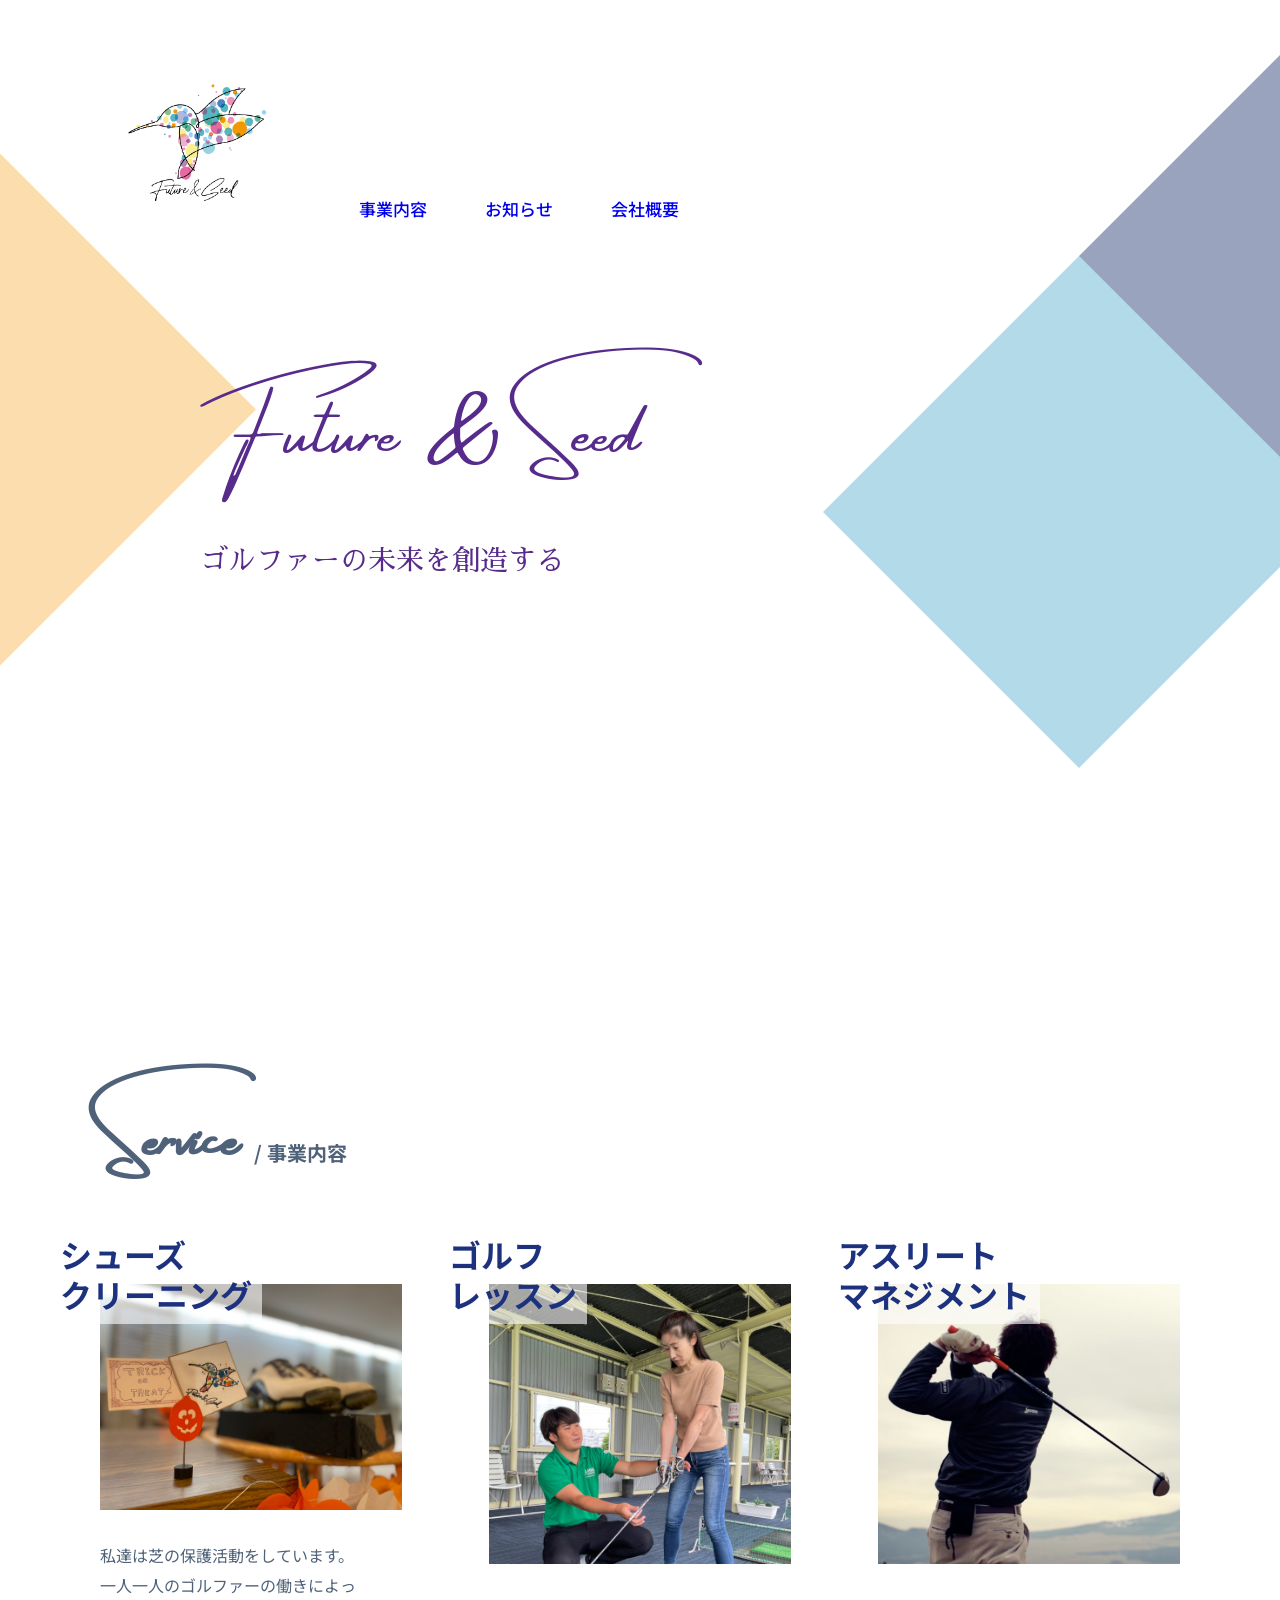
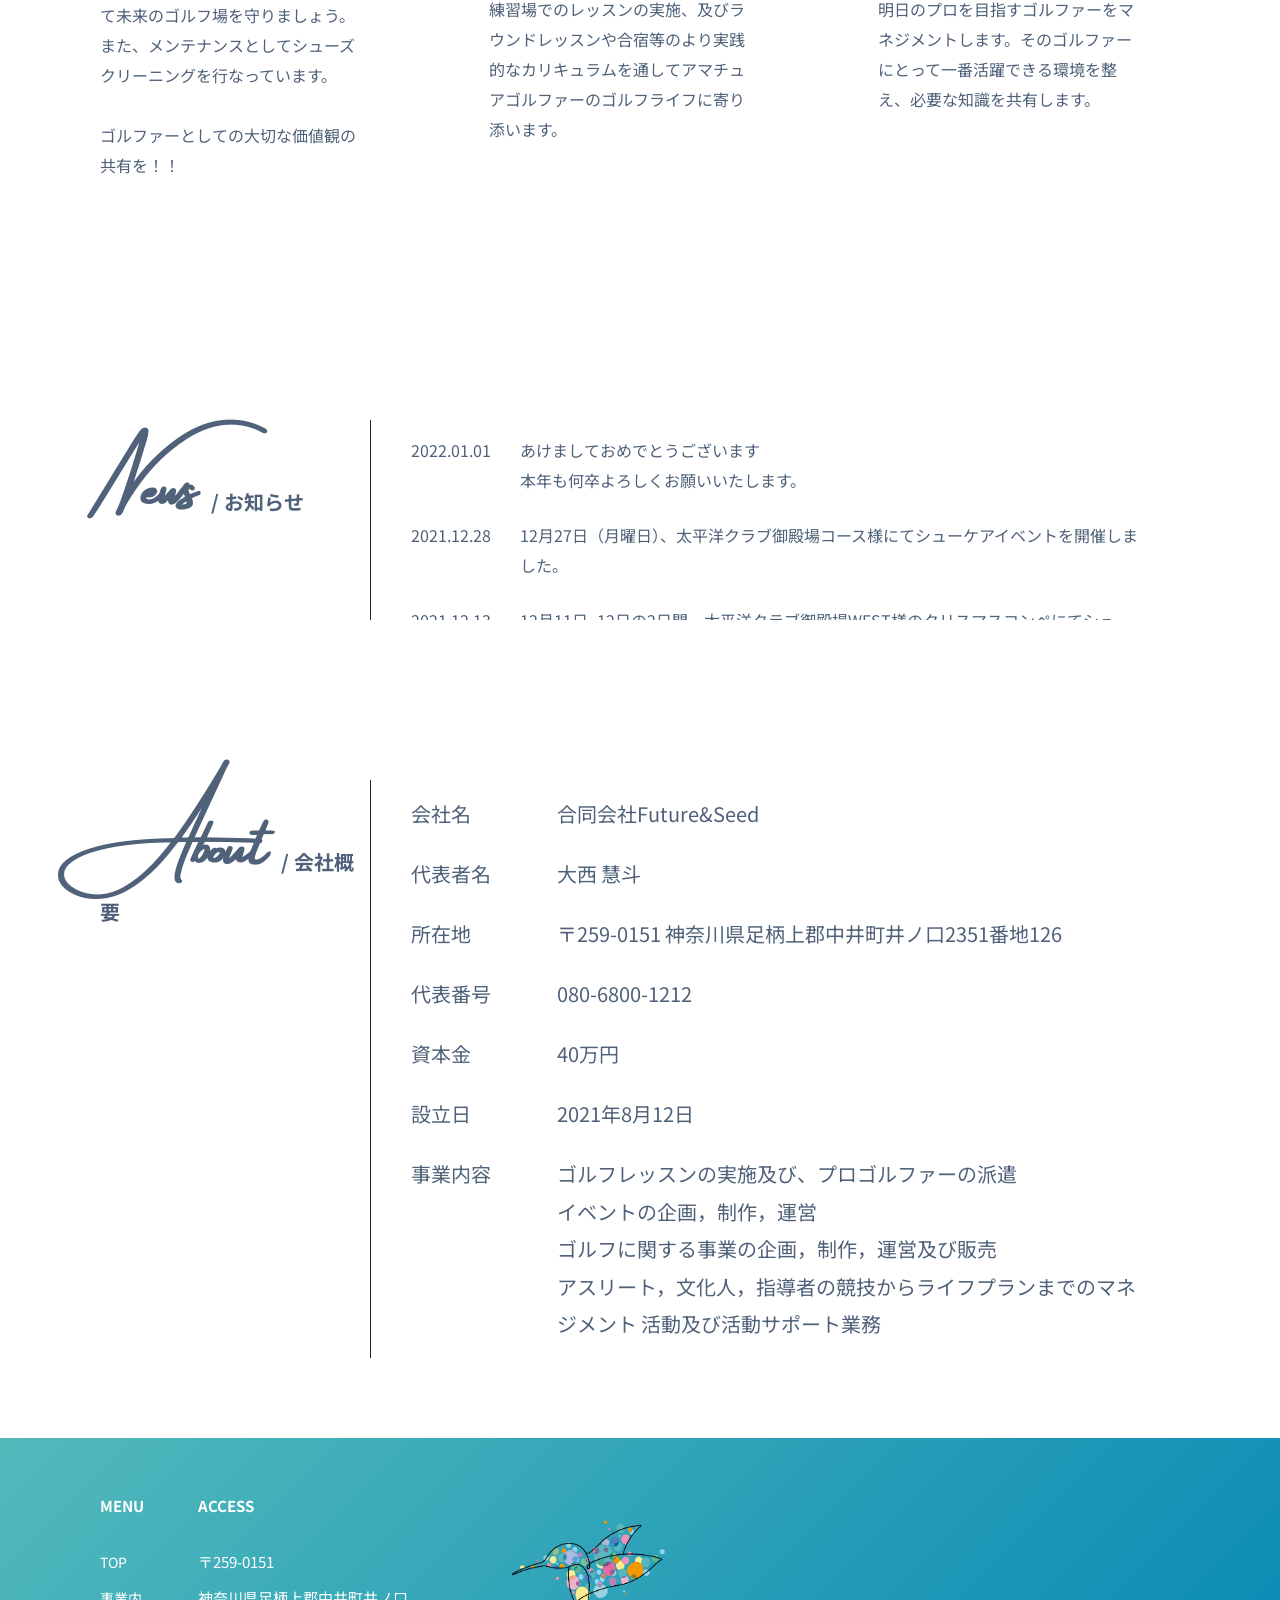
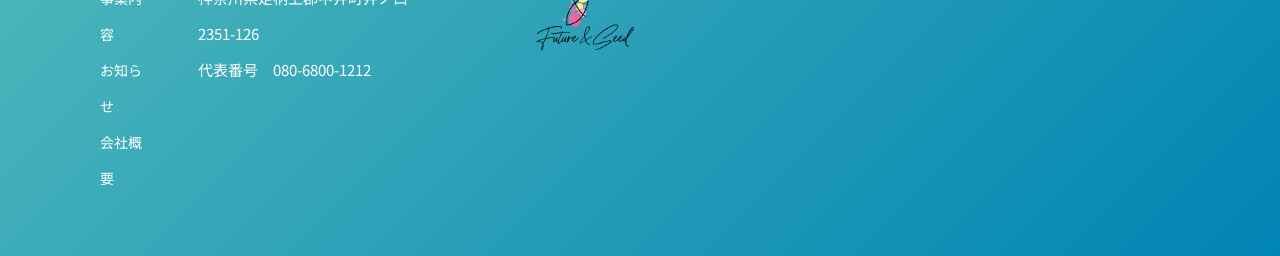
<file: index.html>
<!DOCTYPE html>
<html lang="ja">
<head> <!-- prefix="og: http://ogp.me/ns# fb: http://ogp.me/ns/fb# website: http://ogp.me/ns/website#" -->
  <meta charset="utf-8">
  <meta http-equiv="X-UA-Compatible" content="IE=edge">
  <meta name="format-detection" content="telephone=no">
  <meta name="viewport" content="width=device-width, initial-scale=1">
  <link rel="icon" type="image/png" href="fav.png">
  <link rel="apple-touch-icon" sizes="180x180" href="icon.png">
  <link rel="canonical" href="https://futureandseed.com">
  <title>Future&Seed | 未来のゴルファーのために</title>
  <link rel="stylesheet" href="css/reset.css">
  <link rel="stylesheet" href="css/reboot.css">
  <link rel="stylesheet" href="css/style.css?v=6">
  <link rel="stylesheet" href="css/animation.css">
  <link rel="preconnect" href="https://fonts.googleapis.com">
  <link rel="preconnect" href="https://fonts.gstatic.com" crossorigin>
  <link href="https://fonts.googleapis.com/css2?family=Noto+Sans+JP:wght@400;700&family=Sawarabi+Mincho&display=swap" rel="stylesheet">
  <meta name="description" content="">
  <!--<script src="https://ajax.googleapis.com/ajax/libs/jquery/3.5.1/jquery.min.js"></script>-->
</head>
<body>
  <div class="body_inner">

    <header class="header_main">
      <div class="container">
        <a href="#">
          <img class="header_logo" src="img/logo.png" alt="会社のメインロゴ">
        </a>
        <h2 class="header_copy">Future&Seed</h2>
        <nav class="header_nav">
          <ul id="header_nav">
            <li><a href="#service">事業内容</a></li>
            <li><a href="#news">お知らせ</a></li>
            <li><a href="#about">会社概要</a></li>
          </ul>
        </nav>
        <button type="button" class="nav_toggle" id="nav_btn">
          <span class="sr_only">Toggle Main Menu</span>
          <span></span>
        </button>
      </div>
    </header>

    <main class="main">
      <div class="hero" id="top">
        <div class="container hero_container">
          <h1 class="main_copy">Future & Seed</h1>
          <p class="main_comment">ゴルファーの未来を創造する</p>
        </div>
        <div class="hero_video js_hero_video">
          <video src="img/hero_compress.mp4" autoplay muted loop></video>
          <svg viewBox="0 0 6 3" preserveAspectRatio="none">
            <path d="M -1 0 h 1 l 3 3 v 1 H -1 Z" fill="#fff"></path>
            <path d="M 6 0 h 1 V 4 H 3 v -1 Z" fill="#fff"></path>
            <!-- colored overlays -->
            <path d="M 0 0 H 2 L 1 1 Z" fill="rgba(255,255,255,0.75)"></path>
            <path d="M 2 0 l 1 1 l -1 1 l -1 -1 Z" fill="rgba(255,255,255,0.3)"></path>
            <path d="M 3 1 l 1 -1 l 1 1 l -1 1 Z" fill="rgba(0,26,90,0.4)"></path>
            <path d="M 3 1 l 1 1 l -1 1 l -1 -1 Z" fill="rgba(1,132,180,0.3)"></path>
            <!-- white overlays -->
            <path d="M 2 0 l 1 1 l 1 -1 Z" class="hero__white hero__white--5"></path>
            <path d="M 6 0 H 4 l 1 1 Z" class="hero__white hero__white--5"></path>
            <path d="M 2 0 l 1 1 l -1.5 1.5 l -1 -1 Z" class="hero__white hero__white--4"></path>
            <path d="M 3 0 l 1.5 1.5 V 3 h -3 V 1.5 Z" class="hero__white hero__white--1"></path>
            <path d="M 3 0 h 2 v 1 l -1 1 l -1 -1 Z" class="hero__white hero__white--3"></path>
            <path d="M 0 0 H 2.5 V 0.5 L 1.5 1.5 H 0 Z" class="hero__white hero__white--2"></path>
          </svg>
          <!--
          <div class="hero_block1"></div>
          <div class="hero_block2"></div>
          <div class="hero_block3"></div>
          <div class="hero_block4"></div>
          <div class="hero_block5"></div>
          <div class="hero_stripe"></div>
        -->
        </div>
        <div class="hero_block5"></div>
      </div>

      <section class="section" id="service">
        <div class="container">
          <h2 class="section_title"><span class="amsterdam title_L">Service</span>/ 事業内容</h2>
          <div class="card_container">
            <div class="card">
              <div class="card_title">
                シューズ<br>クリーニング
              </div>
              <img src="img/service_shoes.jpg" alt="">
              <div class="card_body">
                私達は芝の保護活動をしています。一人一人のゴルファーの働きによって未来のゴルフ場を守りましょう。また、メンテナンスとしてシューズクリーニングを行なっています。<br>
                <br>
                ゴルファーとしての大切な価値観の共有を！！
              </div>
            </div>
            <div class="card">
              <div class="card_title">
                ゴルフ<br>レッスン
              </div>
              <img src="img/service2.png" alt="">
              <div class="card_body">
                練習場でのレッスンの実施、及びラウンドレッスンや合宿等のより実践的なカリキュラムを通してアマチュアゴルファーのゴルフライフに寄り添います。
              </div>
            </div>
            <div class="card">
              <div class="card_title">
                アスリート<br>マネジメント
              </div>
              <img src="img/service1.png" alt="">
              <div class="card_body">
                明日のプロを目指すゴルファーをマネジメントします。そのゴルファーにとって一番活躍できる環境を整え、必要な知識を共有します。
              </div>
            </div>
          </div>
        </div>
        <!--
        <div class="container">
          <div class="service_container">
            <h3 class="service_title">アスリートマネジメント</h3>
            <div class="service_body">
              <div class="service_block">

              </div>
              <div class="service_block">

              </div>
            </div>
          </div>
        </div>
      -->
      </section>

      <section class="section" id="news">
        <div class="container">
          <div class="news_container">
            <div class="news_title">
              <h2 class="section_title"><span class="amsterdam title_L">News</span>/ お知らせ</h2>
            </div>
            <div class="news_body">
              <div class="news_card">
                <div class="news_date">
                  2022.01.01
                </div>
                <div class="news_content">
                  <p>
                    あけましておめでとうございます<br>
                    本年も何卒よろしくお願いいたします。
                  </p>
                </div>
              </div>
              <div class="news_card">
                <div class="news_date">
                  2021.12.28
                </div>
                <div class="news_content">
                  <p>
                    12月27日（月曜日）、太平洋クラブ御殿場コース様にてシューケアイベントを開催しました。
                  </p>
                </div>
              </div>
              <div class="news_card">
                <div class="news_date">
                  2021.12.13
                </div>
                <div class="news_content">
                  <p>
                    12月11日~12日の2日間、太平洋クラブ御殿場WEST様のクリスマスコンペにてシューケアイベントを開催しました。
                  </p>
                </div>
              </div>
              <div class="news_card">
                <div class="news_date">
                  2021.11.15
                </div>
                <div class="news_content">
                  <p>
                    11月11日~14日の4日間、太平洋クラブ相模コース様にてシューケアイベントを開催しました。
                  </p>
                </div>
              </div>
              <div class="news_card">
                <div class="news_date">
                  2021.10.25
                </div>
                <div class="news_content">
                  <p>
                    10月24日（日曜日）、太平洋クラブ御殿場WEST様にてシューケアイベントを開催しました。
                  </p>
                </div>
              </div>

              <div class="news_card">
                <div class="news_date">
                  2021.09.27
                </div>
                <div class="news_content">
                  <p>
                    9月26日（日曜日）、太平洋クラブ相模コース様にてシューケアイベントを開催しました。<br>
                    後日イベントの様子をアップしますのでお楽しみに！
                  </p>
                </div>
              </div>
              <!--
              <div class="news_card">
                <div class="news_date">
                  2021.08.16
                </div>
                <div class="news_content">
                  <p>
                    パートナーシップメンバーとしてプロゴルファーの高鳥萌選手と弊社の間でマネジメント契約を締結いたしました。
                    高鳥萌選手のプロフィールは<a href="#">こちら</a>
                  </p>
                </div>
              </div>
              <div class="news_card">
                <div class="news_date">
                  2021.08.14
                </div>
                <div class="news_content">
                  <p>
                    パートナーシップメンバーとしてプロゴルファーの佐藤雄紀選手と弊社の間でマネジメント契約を締結いたしました。
                    佐藤雄紀選手のプロフィールは<a href="#">こちら</a>
                  </p>
                </div>
              </div>
              -->
              <div class="news_card">
                <div class="news_date">
                  2021.08.12
                </div>
                <div class="news_content">
                  <p>合同会社Future&Seed設立</p>
                </div>
              </div>
            </div>
          </div>
        </div>
      </section>

      <section class="section" id="about">
        <div class="container">
          <div class="about_container">
            <div class="about_title">
              <h2 class="section_title"><span class="amsterdam title_L">About</span>/ 会社概要</h2>
            </div>
            <div class="about_body">
              <table>
                <tbody>
                  <tr>
                    <th>会社名</th>
                    <td>合同会社Future&Seed</td>
                  </tr>
                  <tr>
                    <th>代表者名</th>
                    <td>大西 慧斗</td>
                  </tr>
                  <tr>
                    <th>所在地</th>
                    <td>〒259-0151 神奈川県足柄上郡中井町井ノ口2351番地126</td>
                  </tr>
                  <tr>
                    <th>代表番号</th>
                    <td>080-6800-1212</td>
                  </tr>
                  <tr>
                    <th>資本金</th>
                    <td>40万円</td>
                  </tr>
                  <tr>
                    <th>設立日</th>
                    <td>2021年8月12日</td>
                  </tr>
                  <tr>
                    <th>事業内容</th>
                    <td>ゴルフレッスンの実施及び、プロゴルファーの派遣<br>イベントの企画，制作，運営<br>ゴルフに関する事業の企画，制作，運営及び販売<br>アスリート，文化人，指導者の競技からライフプランまでのマネジメント
活動及び活動サポート業務</td>
                  </tr>
                </tbody>
              </table>
            </div>
        </div>
      </section>

    </main>

    <footer class="footer_main">
      <div class="container footer_container">
        <div class="footer_card">
          <h4>MENU</h4>
          <ul>
            <li><a class="footer_menu" href="#top">TOP</a></li>
            <li><a class="footer_menu" href="#service">事業内容</a></li>
            <li><a class="footer_menu" href="#news">お知らせ</a></li>
            <li><a class="footer_menu" href="#about">会社概要</a></li>
          </ul>
        </div>
        <div class="footer_card footer_access">
          <h4>ACCESS</h4>
          <ul>
            <li>〒259-0151<br>神奈川県足柄上郡中井町井ノ口2351-126</li>
            <li>代表番号　080-6800-1212</li>
          </ul>
        </div>
        <div class="footer_card">
          <img class="footer_logo" src="img/logo.png" alt="会社ロゴ">
        </div>
        <div class="footer_card footer_map">
          <iframe src="https://www.google.com/maps/embed?pb=!1m18!1m12!1m3!1d57612.82054936474!2d139.2263437966652!3d35.35593192789518!2m3!1f0!2f0!3f0!3m2!1i1024!2i768!4f13.1!3m3!1m2!1s0x6019a8ee9161b1fd%3A0x3845d953640e3724!2z44CSMjU5LTAxNTEg56We5aWI5bed55yM6Laz5p-E5LiK6YOh5Lit5LqV55S65LqV44OO5Y-j77yS77yT77yV77yR4oiS77yR77yS77yW!5e0!3m2!1sja!2sjp!4v1633314593139!5m2!1sja!2sjp" width="400" height="300" style="border:0;" allowfullscreen="" loading="lazy"></iframe>
        </div>
      </div>
    </footer>

  </div>
  <script src="js/main.js"></script>
</body>
</file>
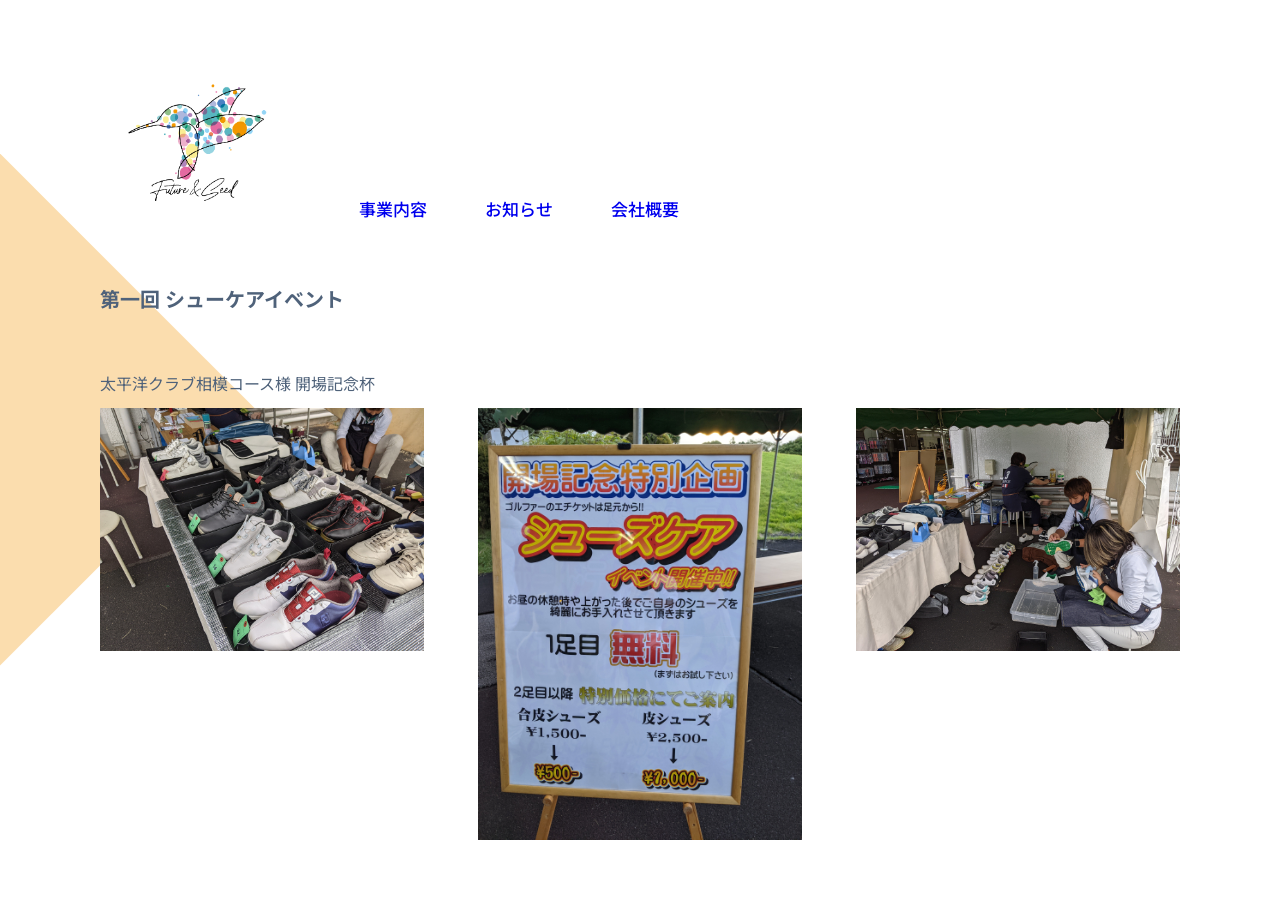
<file: report/sagami1.html>
<!DOCTYPE html>
<html lang="ja">
<head> <!-- prefix="og: http://ogp.me/ns# fb: http://ogp.me/ns/fb# website: http://ogp.me/ns/website#" -->
  <meta charset="utf-8">
  <meta http-equiv="X-UA-Compatible" content="IE=edge">
  <meta name="format-detection" content="telephone=no">
  <meta name="viewport" content="width=device-width, initial-scale=1">
  <link rel="icon" type="image/png" href="fav.png">
  <link rel="apple-touch-icon" sizes="180x180" href="icon.png">
  <link rel="canonical" href="https://futureandseed.com">
  <title>Future&Seed | 未来のゴルファーのために</title>
  <link rel="stylesheet" href="../css/reset.css">
  <link rel="stylesheet" href="../css/reboot.css">
  <link rel="stylesheet" href="../css/style.css">
  <link rel="stylesheet" href="../css/animation.css">
  <link rel="preconnect" href="https://fonts.googleapis.com">
  <link rel="preconnect" href="https://fonts.gstatic.com" crossorigin>
  <link href="https://fonts.googleapis.com/css2?family=Noto+Sans+JP:wght@400;700&family=Sawarabi+Mincho&display=swap" rel="stylesheet">
  <meta name="description" content="">
  <!--<script src="https://ajax.googleapis.com/ajax/libs/jquery/3.5.1/jquery.min.js"></script>-->
</head>
<body>
  <div class="body_inner">

    <header class="header_main">
      <div class="container">
        <a href="#">
          <img class="header_logo" src="../img/logo.png" alt="会社のメインロゴ">
        </a>
        <h2 class="header_copy">Future&Seed</h2>
        <nav class="header_nav">
          <ul id="header_nav">
            <li><a href="#service">事業内容</a></li>
            <li><a href="#news">お知らせ</a></li>
            <li><a href="#about">会社概要</a></li>
          </ul>
        </nav>
        <button type="button" class="nav_toggle" id="nav_btn">
          <span class="sr_only">Toggle Main Menu</span>
          <span></span>
        </button>
      </div>
    </header>

    <main class="main">
      <div class="hero_sub" id="top">
        <div class="hero_block5"></div>
      </div>

      <section class="section">
        <div class="container">
          <h1 class="section_title">
            第一回 シューケアイベント
          </h1>
          <p class="title_sub">
            太平洋クラブ相模コース様 開場記念杯
          </p>
          <div class="report_body">
            <div class="report_img">
              <img src="../img/report/sagami1/sagami1-1.jpg" alt="">
            </div>
            <div class="report_img">
              <img src="../img/report/sagami1/sagami1-2.jpg" alt="">
            </div>
            <div class="report_img">
              <img src="../img/report/sagami1/sagami1-3.jpg" alt="">
            </div>
          </div>
        </div>

      </section>
    </main>

  </div>
  <script src="../js/main.js"></script>
</body>
</file>
<file: css/style.css>
html {
  color: #212121;
  font-family: "Noto Sans JP", sans-serif;
  font-size: 62.5%;
  font-weight: 400;
  line-height: 1.5;
  -webkit-text-size-adjust: 100%;
  -webkit-tap-highlight-color: transparent;
  overflow: visible !important;
}
body {
  font-size: 1.6rem;
  line-height: 1.875;
  color: #4f627a;
}
@font-face {
	font-family: 'AmsterdamFour';
	src: url('../fonts/Amsterdam_Four_ttf_400.ttf');
}
.amsterdam {
  font-family: 'AmsterdamFour';
}
.title_L {
  font-size: 6rem;
  margin-right: 15px;
}
@media screen and (max-width: 480px) {
  .title_L {
    font-size: 3.2rem;
    line-height: 1.3em;
  }
}
.body_inner {
  padding-top: 200px;
  position: relative;
  overflow-x: hidden;
}
.container {
  width: 100%;
  max-width: 1460px;
  padding-left: 100px;
  padding-right: 100px;
  margin-left: auto;
  margin-right: auto;
}

@media screen and (max-width: 480px) {
  .body_inner {
    padding: 0;
  }
  .container {
    padding: 0;
  }
}

/* header */
.header_main {
  position: absolute;
  top: 0;
  left: 0;
  width: 100%;
  z-index: 100;
  padding-top: 55px;
}
.header_main > .container {
  display: -ms-flexbox;
  display: flex;
  -ms-flex-align: end;
  align-items: flex-end;
}
.header_logo {
  width: 180px;
}
.header_copy {
  display: none;
}
.header_nav {
  color: #152f4f;
  margin-left: 50px;
  font-size: 1.7rem;
  font-weight: 500;
}
.header_nav > ul {
  display: -ms-flexbox;
  display: flex;
}
.header_nav > ul > li > a {
  position: relative;
  padding: 24px 29px 28px;
  transition: background-color .3s;
}
.header_nav > ul > li > a::after {
  content: '';
  display: block;
  height: 1px;
  width: 80%;
  background: #ff1787;
  position: absolute;
  bottom: 0;
  left: 10%;
  transform: scale(0, 1);
  transition: .3s;
}
.header_nav > ul > li > a:hover {
  color: #ff1787;
  text-decoration: none;
}
.header_nav > ul > li > a:hover::after {
  transform: scale(1, 1);
}
.nav_toggle {
  display: none;
}

@media screen and (max-width: 480px) {
  .header_main {
    height: 100px;
    width: 100%;
    padding: 0;
    position: fixed;
    top: 0;
    left: 0;
    z-index: 100;
    -webkit-box-shadow: 0 7px 35px 2px rgb(0 0 0 / 10%);
    box-shadow: 0 7px 35px 2px rgb(0 0 0 / 10%);
  }
  .header_main > .container {
    background-color: white;
    justify-content: space-between;
    align-items: center;
  }
  .header_logo {
    width: 100px;
    height: 100px;
  }
  .header_copy {
    display: inline-block;
    color: #562b8b;
    font-family: 'AmsterdamFour';
    font-size: 2rem;
    font-weight: 400;
  }
  .header_nav {
    margin-left: 0;
  }
  .header_nav > ul {
    transform: translateY(-100%);
    transition: transform .6s;
    flex-flow: column;
    position: fixed;
    top: 0;
    bottom: 0;
    left: 0;
    right: 0;
    margin-top: 98px;
    background-color: #4f627a;
    z-index: -1;
  }
  .header_nav > ul > li {
    border-bottom: 1px solid rgba(255,255,255,.2);
    color: white;
    font-size: 1.6rem;
  }
  .header_nav > ul > li > a {
    color: white;
    display: block;
    padding: 23px 27px;
  }
  .header_nav > ul > li > a:hover {
    background-color: rgba(255, 255, 255, 0.3);
    color: white;
  }
  .header_nav > ul > li > a:hover::after {
    transform: scale(0, 0);
  }
  .nav_toggle {
    box-sizing: inherit;
    height: 100px;
    width: 100px;
    -webkit-appearance: none;
    -moz-appearance: none;
    appearance: none;
    border: 0;
    border-left: 1px solid rgba(158,169,183,.5);
    padding: 0;
    position: relative;
    border-radius: 0;
    z-index: 110;
    background: #fff;
    display: block;
  }
  .sr_only {
    position: absolute;
    width: 1px;
    height: 1px;
    padding: 0;
    margin: -1px;
    overflow: hidden;
    clip: rect(0,0,0,0);
    border: 0;
  }
  .nav_toggle span:not(.sr_only),
  .nav_toggle::after,
  .nav_toggle::before {
    content: '';
    display: block;
    position: absolute;
    width: 30px;
    height: 1px;
    background: #152f4f;
    left: 33px;
    top: 50%;
  }
  .nav_toggle span:not(.sr-only) {
    margin-top: -1px;
  }
  .nav_toggle::after {
    margin-top: 8px;
  }
  .nav_toggle::before {
    margin-top: -10px;
  }
  .nav_open {
    transform: none !important;
  }
  @keyframes navToggleTop {
    0%{transform:translateY(0) rotate(0)}
    50%{transform:translateY(9px)}
    100%{transform:translateY(9px) rotate(45deg)}
  }
  @keyframes navToggleBottom {
    0%{transform:translateY(0) rotate(0)}
    50%{transform:translateY(-9px)}
    100%{transform:translateY(-9px) rotate(-45deg)}
  }
  @keyframes navToggleMiddle {
    0%,50%{opacity:1}
    100%,50.1%{opacity:0}
  }
  .nav_toggle.nav_anime_in span:not(.sr-only) {
    animation: navToggleMiddle .4s ease-out forwards;
  }
  .nav_toggle.nav_anime_in::before {
    animation: navToggleTop .4s ease-out forwards;
  }
  .nav_toggle.nav_anime_in::after {
    animation: navToggleBottom .4s ease-out forwards;
  }
  .nav_toggle.nav_anime_out span:not(.sr-only) {
    animation: navToggleMiddle .4s ease-out forwards reverse;
  }
  .nav_toggle.nav_anime_out::before {
    animation: navToggleTop .4s ease-out forwards reverse;
  }
  .nav_toggle.nav_anime_out::after {
    animation: navToggleBottom .4s ease-out forwards reverse;
  }
}


/* main */

.main_copy {
  color: #562b8b;
  font-family: 'AmsterdamFour';
  font-size: 7rem;
  font-weight: 400;
  padding-top: calc(100vw * .12);
  padding-left: 100px;
}
.main_comment {
  color: #562b8b;
  font-family: "Sawarabi Mincho";
  font-size: 2.8rem;
  margin-top: 50px;
  margin-left: 100px;
}
.hero {
  height: calc(100vh - 109px);
}
.hero_video {
  width: 120%;
  position: absolute;
  z-index: -2;
  top: 0;
  left: calc(20.4% + 50px);
}
.hero_video::before {
  content: '';
  display: block;
  padding-top: 50%;
}
.hero_video svg,
.hero_video video {
  position: absolute;
  top: 0;
  left: 0;
  /*width: 100%;*/
  height: 100%;
}
.hero_video video {
  /*height: auto;*/
}
.hero_video svg {
  pointer-events: none;
}
.hero__white {
  fill:#fff;transition:opacity 1s;
}
.hero__white--1 {
  transition-delay:0s;
}
.hero__white--2 {
  transition-delay:.2s;
}
.hero__white--3 {
  transition-delay:.4s;
}
.hero__white--4 {
  transition-delay:.6s;
}
.hero__white--5 {
  transition-delay:.8s;
}
.hero_video.is_visible .hero__white {
  opacity:0
}
.hero_block5 {
  position: absolute;
  top: calc(100vw * .12);
  left: calc(100vw * -0.2);
  background-color: #f7bb5e;
  opacity: .5;
  -webkit-clip-path: polygon(0 0, 100% 25%, 100% 100%, 0 100%);
  clip-path: polygon(50% 0, 100% 50%, 50% 100%, 0 50%);
  width: calc(100vw * 0.4);
  height: calc(100vw * 0.4);
  z-index: -1;
}
.hero_sub {

}


@media screen and (max-width: 480px) {
  .main {
    padding-top: 100px;
  }
  .main_copy {
    font-size: 3.2rem;
    line-height: 1.2em;
    padding-left: 5%;
  }
  .main_comment {
    font-size: 1.8rem;
    line-height: 1.2em;
    margin-top: 30px;
    margin-left: 5%;
  }
  .hero {
    position: relative;
    height: auto;
  }
  .hero_container {
    padding-top: 28%;
  }
}

/* section */
.section {
  padding: 80px 0;
}
.section_title {
  font-size: 2rem;
  margin-bottom: 50px;
}
.card_container {
  display: flex;
  justify-content: space-between;
}
.card {
  width: 28%;
  position: relative;
  margin: 50px 0;
}
.card > img {
  width: 100%;
}
.card_title {
  position: absolute;
  top: -60px;
  left: -50px;
  background-color: rgba(255, 255, 255, 0.6);
  color: #1d327f;
  font-size: 3.2rem;
  font-weight: bold;
  line-height: 4rem;
  padding: 10px;
}
.card_body {
  /* position: absolute; */
  top: 250px;
  left: -50px;
  background-color: white;
  padding: 30px 30px 30px 0;
  width: 95%;
}
.service_container {
  margin-top: 50px;
}
.service_title {
  font-size: 2.5rem;
}

@media screen and (max-width: 480px) {
  .section {
    padding-bottom: 0;
  }
  .section_title {
    padding-left: 5%;
  }
  .card_container {
    flex-flow: column;
    padding-left: 50px;
    padding-bottom: 0px;
  }
  .card:nth-child(n+2) {
    margin-top: 60px;
  }
  .card {
    width: 75%;
    margin: 50px auto 0;
  }
  .card_title {
    font-size: 2.2rem;
    line-height: 1.2em;
  }
  .card_body {
    font-size: 1.5rem;
    line-height: 1.5em;
    top: 200px;
    padding: 30px 0 20px 0;
  }
}
@media screen and (max-width: 400px) {
  .card:nth-child(n+2) {
    margin-top: 200px;
  }
}
@media screen and (max-width: 340px) {
  .card:nth-child(n+2) {
    margin-top: 250px;
  }
}
.news_container {
  display: flex;
}
.news_title {
  width: 25%;
}
.news_body {
  border-left: 1px solid #222222;
  overflow-y: scroll;
  padding: 15px 40px;
  height: 200px;
  width: 75%;
}
.news_card {
  display: flex;
  padding-bottom: 15px;
}
.news_date {
  width: 15%;
}
.news_content {
  width: 85%;
}
@media screen and (max-width: 480px) {
  .news_container {
    flex-flow: column;
  }
  .news_title {
    width: 100%;
  }
  .news_body {
    width: 100%;
    border-left: none;
    font-size: 1.5rem;
    line-height: 1.5em;
    height: 300px;
  }
  .news_card {
    flex-flow: column;
  }
  .news_date {
    width: 100%;
    border-bottom: 1px solid #bcbcbc;
    padding-bottom: 5px;
  }
  .news_content {
    padding-top: 5px;
  }
}

.about_container {
  display: flex;
}
.about_title {
  width: 25%;
}
.about_body {
  border-left: 1px solid #222222;
  padding: 15px 40px;
  width: 75%;
}
.about_body table {
  font-size: 2rem;
  width: 100%;
}
.about_body th {
  width: 20%;
  height: 60px;
  font-weight: normal;
}
@media screen and (max-width: 480px) {
  .about_container {
    flex-flow: column;
  }
  .about_title {
    width: 100%;
  }
  .about_body {
    border-left: none;
    width: 100%;
    padding-top: 0;
  }
  .about_body table {
    font-size: 1.6rem;
    line-height: 1.6em;
  }
  .about_body th {
    width: 25%;
    height: 45px;
  }
}

/* footer */
.footer_main {
  background: linear-gradient(135deg,#52babb 0,#0084b4 100%);
  color: white;
  font-size: 1.5rem;
  line-height: 2.4em;
  padding: 50px 0;
  width: 100%;
}
.footer_container {
  display: flex;
  justify-content: right;
}
.footer_card {
  padding-right: 50px;
}
.footer_card > h4 {
  margin-bottom: 20px;
}
.footer_card > ul {
  list-style: none;
}
.footer_card > ul > li > a {
  color: white;
  font-size: 1.4rem;
}
.footer_logo {
  width: 200px;
}
@media screen and (max-width: 480px) {
  .footer_main {
    margin-top: 130px;
    text-align: center;
  }
  .footer_container {
    flex-flow: column;
  }
  .footer_card {
    padding-right: 0;
  }
  .footer_access,
  .footer_map {
    display: none;
  }
}


/* report */
.report_body {
  display: flex;
  justify-content: space-between;
  width: 100%;
}
.report_img {
  width: 30%;
}
.report_img img {
  width: 100%;
}
</file>
<file: css/animation.css>
.fadein{
  -webkit-transition: all 1s linear;
  -o-transition: all 1s linear;
  transition: all 1s linear;
  opacity: 0;
}
.fadein.active{
  opacity: 1;
}
.blur_fadein {
  text-align: center;
  color: transparent;
}
.blur_fadein.active {
  animation: blurFadeIn .6s ease-in forwards;
}
@keyframes blurFadeIn {
  0% {
    opacity: 0;
    text-shadow: #000 1px 0px 20px;
  }
  50% {
    opacity: 0.5;
    text-shadow: #000 1px 0px 10px;
  }
  100% {
    opacity: 1;
    text-shadow: #000 0px 0px 0px;
  }
}

.fadein_bottom{
  -webkit-transition: all .5s linear;
  -o-transition: all .5s linear;
  transition: all .5s linear;
  -webkit-transform: translateY(30px);
  -moz-transform: translateY(30px);
  -ms-transform: translateY(30px);
  transform: translateY(30px);
  opacity: 0;
}
.fadein_bottom.active{
  -webkit-transform: translateY(0);
  -moz-transform: translateY(0);
  -ms-transform: translateY(0);
  transform: translateY(0);
  opacity: 1;
}
.fadein_left{
  -webkit-transition: all .7s linear;
  -o-transition: all .7s linear;
  transition: all .7s linear;
  -webkit-transform: translateX(-30px);
  -moz-transform: translateX(-30px);
  -ms-transform: translateX(-30px);
  transform: translateX(-30px);
  opacity: 0;
}
.fadein_left.active{
  -webkit-transform: translateX(0);
  -moz-transform: translateX(0);
  -ms-transform: translateX(0);
  transform: translateX(0);
  opacity: 1;
}
.fadein_right{
  -webkit-transition: all .5s linear;
  -o-transition: all .5s linear;
  transition: all .5s linear;
  -webkit-transform: translateX(30px);
  -moz-transform: translateX(30px);
  -ms-transform: translateX(30px);
  transform: translateX(30px);
  opacity: 0;
}
.fadein_right.active{
  -webkit-transform: translateX(0);
  -moz-transform: translateX(0);
  -ms-transform: translateX(0);
  transform: translateX(0);
  opacity: 1;
}

.change-border01 {
  display: inline-block;
  position: relative;
  padding: .7rem;
}
.change-border01::after,
.change-border01::before,
.change-border01__inner::after,
.change-border01__inner::before {
  background-color: #20C93C;
  content: '';
  display: block;
  position: absolute;
  z-index: 10;
  transition: all 1s ease;
  -webkit-transition: all 1s ease;
}
/* 左上へ配置 */
.change-border01::after {
    width: 0px;
    height: 1px;
    top: -1px;
    left: -1px;
}
/* 右下へ配置 */
.change-border01::before {
    width: 0px;
    height: 1px;
    right: -1px;
    bottom: -1px;
}
/* 左下へ配置 */
.change-border01__inner::after {
    width: 1px;
    height: 0px;
    left: -1px;
    bottom: -1px;
}
/* 右上へ配置 */
.change-border01__inner::before {
    width: 1px;
    height: 0px;
    top: -1px;
    right: -1px;
}

.change-border01.active.change-border01::after,
.change-border01.active.change-border01::before {
  width: 100%;
  width: calc(100% + 1px);
}
.change-border01.active > .change-border01__inner::after,
.change-border01.active > .change-border01__inner::before {
  height: 100%;
  height: calc(100% + 1px);
}
</file>
<file: css/reboot.css>
/*!
 * Bootstrap Reboot v4.6.0 (https://getbootstrap.com/)
 * Copyright 2011-2021 The Bootstrap Authors
 * Copyright 2011-2021 Twitter, Inc.
 * Licensed under MIT (https://github.com/twbs/bootstrap/blob/main/LICENSE)
 * Forked from Normalize.css, licensed MIT (https://github.com/necolas/normalize.css/blob/master/LICENSE.md)
 */
*,
*::before,
*::after {
  box-sizing: border-box;
}

html {
  font-family: sans-serif;
  line-height: 1.15;
  -webkit-text-size-adjust: 100%;
  -webkit-tap-highlight-color: rgba(0, 0, 0, 0);
}

article, aside, figcaption, figure, footer, header, hgroup, main, nav, section {
  display: block;
}

body {
  margin: 0;
  /*
  font-family: -apple-system, BlinkMacSystemFont, "Segoe UI", Roboto, "Helvetica Neue", Arial, "Noto Sans", "Liberation Sans", sans-serif, "Apple Color Emoji", "Segoe UI Emoji", "Segoe UI Symbol", "Noto Color Emoji";
  */
  font-size: 1rem;
  font-weight: 400;
  line-height: 1.5;
  color: #212529;
  text-align: left;
}

[tabindex="-1"]:focus:not(:focus-visible) {
  outline: 0 !important;
}

hr {
  box-sizing: content-box;
  height: 0;
  overflow: visible;
}

h1, h2, h3, h4, h5, h6 {
  margin-top: 0;
  margin-bottom: 0.5rem;
}

p {
  margin-top: 0;
  margin-bottom: 1rem;
}

abbr[title],
abbr[data-original-title] {
  text-decoration: underline;
  -webkit-text-decoration: underline dotted;
  text-decoration: underline dotted;
  cursor: help;
  border-bottom: 0;
  -webkit-text-decoration-skip-ink: none;
  text-decoration-skip-ink: none;
}

address {
  margin-bottom: 1rem;
  font-style: normal;
  line-height: inherit;
}

ol,
ul,
dl {
  margin-top: 0;
  margin-bottom: 1rem;
}

ol ol,
ul ul,
ol ul,
ul ol {
  margin-bottom: 0;
}

dt {
  font-weight: 700;
}

dd {
  margin-bottom: .5rem;
  margin-left: 0;
}

blockquote {
  margin: 0 0 1rem;
}

b,
strong {
  font-weight: bolder;
}

small {
  font-size: 80%;
}

sub,
sup {
  position: relative;
  font-size: 75%;
  line-height: 0;
  vertical-align: baseline;
}

sub {
  bottom: -.25em;
}

sup {
  top: -.5em;
}

a {
  /*color: #007bff;*/
  text-decoration: none;
  background-color: transparent;
}

a:hover {
  color: #0056b3;
  text-decoration: underline;
}

a:not([href]):not([class]) {
  color: inherit;
  text-decoration: none;
}

a:not([href]):not([class]):hover {
  color: inherit;
  text-decoration: none;
}

pre,
code,
kbd,
samp {
  font-family: SFMono-Regular, Menlo, Monaco, Consolas, "Liberation Mono", "Courier New", monospace;
  font-size: 1em;
}

pre {
  margin-top: 0;
  margin-bottom: 1rem;
  overflow: auto;
  -ms-overflow-style: scrollbar;
}

figure {
  margin: 0 0 1rem;
}

img {
  vertical-align: middle;
  border-style: none;
}

svg {
  overflow: hidden;
  vertical-align: middle;
}

table {
  border-collapse: collapse;
}

caption {
  padding-top: 0.75rem;
  padding-bottom: 0.75rem;
  color: #6c757d;
  text-align: left;
  caption-side: bottom;
}

th {
  text-align: inherit;
  text-align: -webkit-match-parent;
}

label {
  display: inline-block;
  margin-bottom: 0.5rem;
}

button {
  border-radius: 0;
}

button:focus:not(:focus-visible) {
  outline: 0;
}

input,
button,
select,
optgroup,
textarea {
  margin: 0;
  font-family: inherit;
  font-size: inherit;
  line-height: inherit;
}

button,
input {
  overflow: visible;
}

button,
select {
  text-transform: none;
}

[role="button"] {
  cursor: pointer;
}

select {
  word-wrap: normal;
}

button,
[type="button"],
[type="reset"],
[type="submit"] {
  -webkit-appearance: button;
}

button:not(:disabled),
[type="button"]:not(:disabled),
[type="reset"]:not(:disabled),
[type="submit"]:not(:disabled) {
  cursor: pointer;
}

button::-moz-focus-inner,
[type="button"]::-moz-focus-inner,
[type="reset"]::-moz-focus-inner,
[type="submit"]::-moz-focus-inner {
  padding: 0;
  border-style: none;
}

input[type="radio"],
input[type="checkbox"] {
  box-sizing: border-box;
  padding: 0;
}

textarea {
  overflow: auto;
  resize: vertical;
}

fieldset {
  min-width: 0;
  padding: 0;
  margin: 0;
  border: 0;
}

legend {
  display: block;
  width: 100%;
  max-width: 100%;
  padding: 0;
  margin-bottom: .5rem;
  font-size: 1.5rem;
  line-height: inherit;
  color: inherit;
  white-space: normal;
}

progress {
  vertical-align: baseline;
}

[type="number"]::-webkit-inner-spin-button,
[type="number"]::-webkit-outer-spin-button {
  height: auto;
}

[type="search"] {
  outline-offset: -2px;
  -webkit-appearance: none;
}

[type="search"]::-webkit-search-decoration {
  -webkit-appearance: none;
}

::-webkit-file-upload-button {
  font: inherit;
  -webkit-appearance: button;
}

output {
  display: inline-block;
}

summary {
  display: list-item;
  cursor: pointer;
}

template {
  display: none;
}

[hidden] {
  display: none !important;
}
</file>
